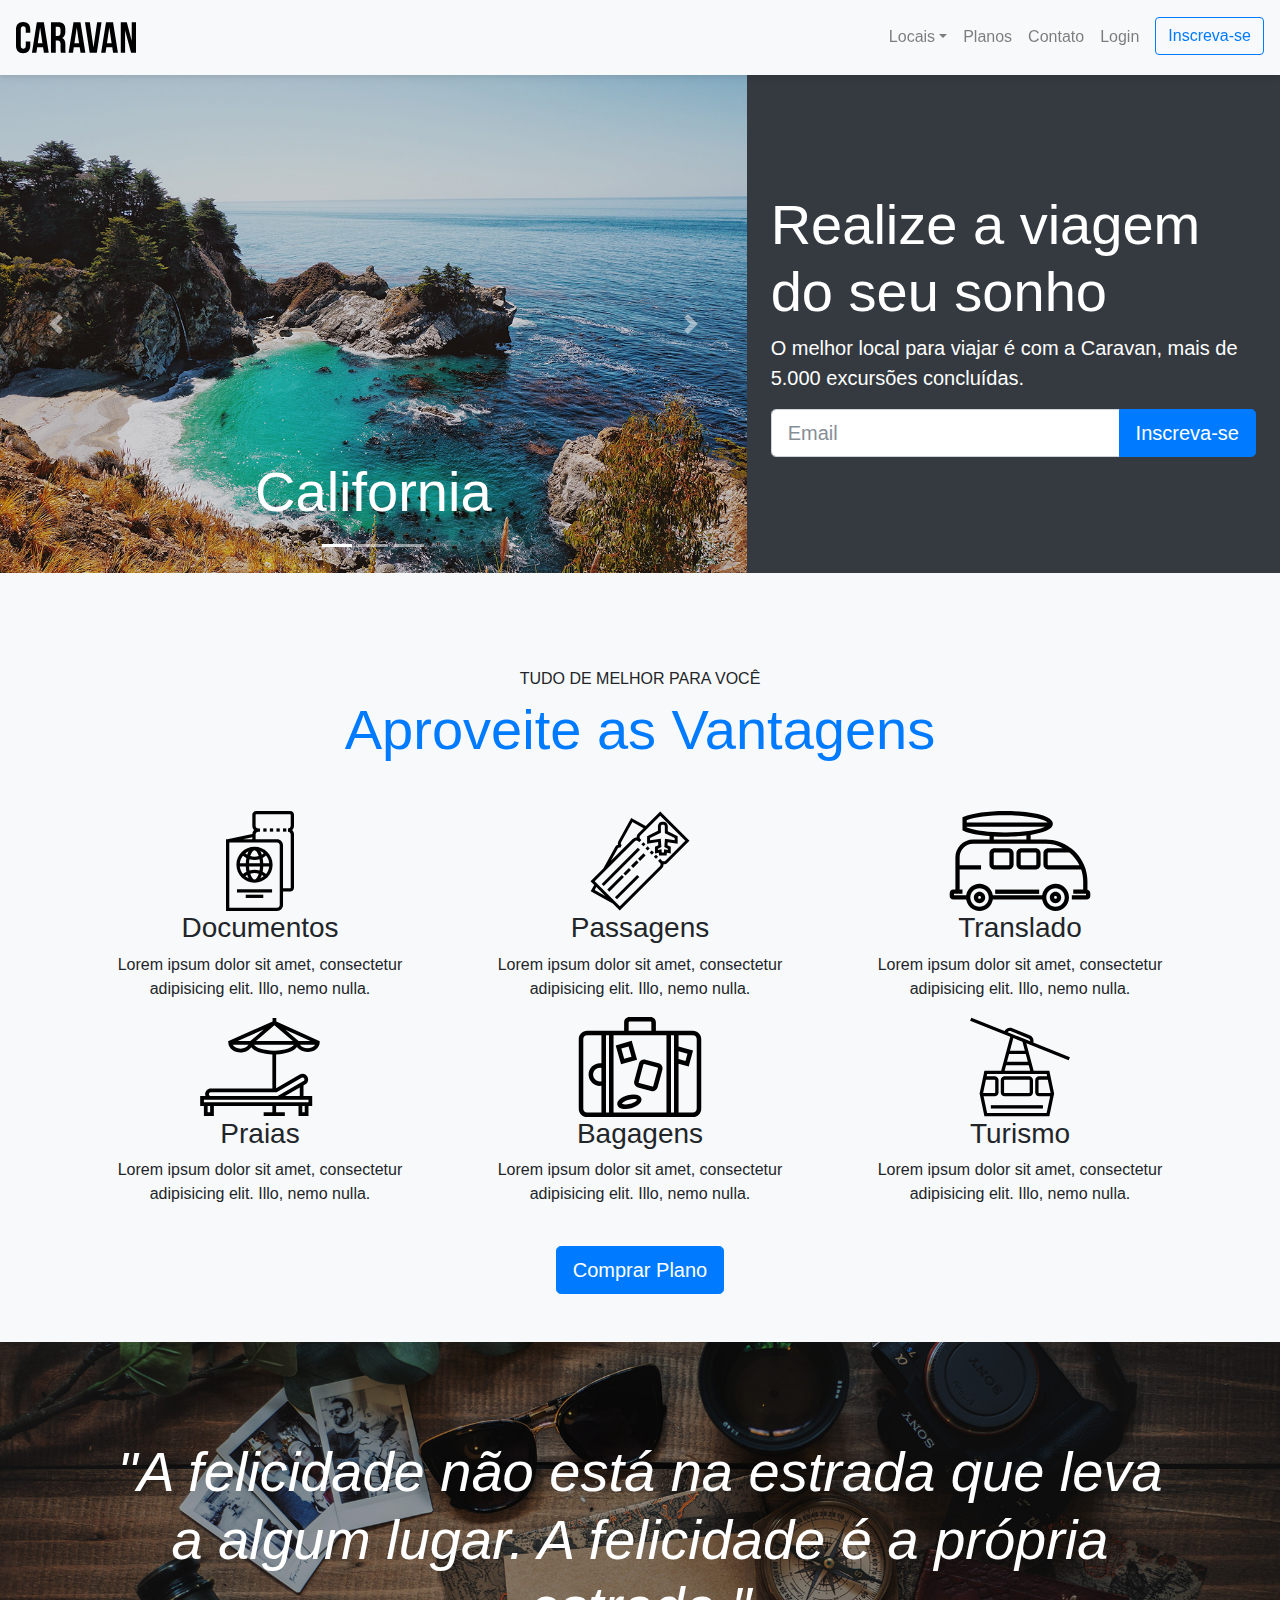
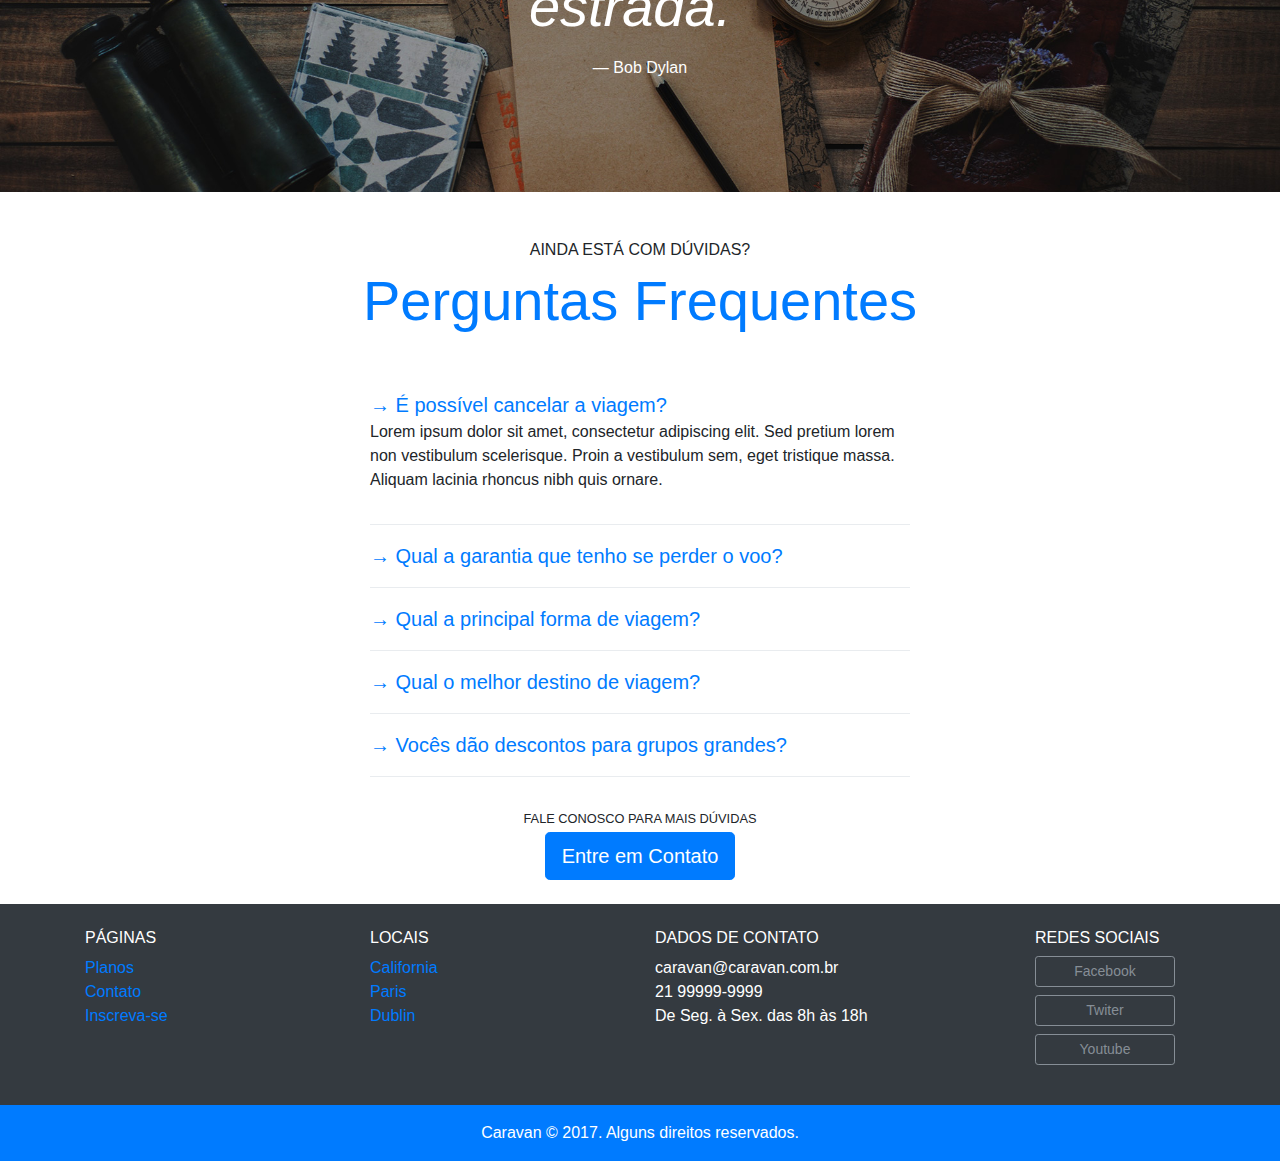
<file: index.html>
<!DOCTYPE html>
<html lang="pt-br">

<head>
  <meta charset="UTF-8">
  <meta name="viewport" content="width=device-width, initial-scale=1.0">

  <link rel="stylesheet" href="css/bootstrap.css">
  <link rel="stylesheet" href="css/style.css">
  <title>Caravan</title>
</head>

<body>

  <div class="modal fade" id="modalLogin" tabindex="-1" role="dialog" aria-labelledby="modalLoginTitulo" aria-hidden="true">
    <div class="modal-dialog">
      <div class="modal-content">
        <div class="modal-header">
          <h5 class="modal-title" id="modalLoginTitulo">Entre na Sua Conta</h5>
          <button type="button" class="close" data-dismiss="modal" aria-label="Close">
            <span aria-hidden="true">&times;</span>
          </button>
        </div>
        <div class="modal-body">
          <form>
            <div class="form-group">
              <label for="loginEmail">Email</label>
              <input type="email" class="form-control" id="loginEmail">
            </div>
            <div class="form-group">
              <label for="loginSenha">Senha</label>
              <input type="password" class="form-control" id="loginSenha">
            </div>
            <button type="submit" class="btn btn-primary">Entrar na conta</button>
            <small class="form-text text-muted">Esqueceu a senha? <a href="#">Clique aqui</a>.</small>
          </form>
        </div>
      </div>
    </div>
  </div>

  <nav class="navbar navbar-expand-md navbar-light bg-light fixed-top py-3 box-shadow">
    <a href="index.html" class="navbar-brand">
      <img src="img/caravan.svg" alt="Caravan">
    </a>

    <button class="navbar-toggler" type="button" data-toggle="collapse" data-target="#navbarSupportedContent" aria-controls="navbarSupportContent" aria-expanded="false" aria-label="toggle navigation">
      <span class="navbar-toggler-icon"></span>
    </button>

    <div class="collapse navbar-collapse" id="navbarSupportedContent">
      <ul class="navbar-nav ml-auto">
        <li class="nav-item dropdown">
          <a class="nav-link dropdown-toggle" href="#" id="navbarDropdown" role="button" data-toggle="dropdown" aria-haspopup="true" aria-expanded="false">Locais</a>
          <div class="dropdown-menu" aria-labelledby="navbarDropdown">
            <a class="dropdown-item" href="local.html">California</a>
            <a class="dropdown-item" href="local.html">Paris</a>
            <a class="dropdown-item" href="local.html">Dublin</a>
          </div>
        </li>
        <li class="nav-item">
          <a class="nav-link" href="planos.html">Planos</a>
        </li>
        <li class="nav-item">
          <a class="nav-link" href="contato.html">Contato</a>
        </li>
        <li class="nav-item">
          <a class="nav-link" href="#" data-toggle="modal" data-target="#modalLogin">Login</a>
        </li>
        <li class="nav-item">
          <a class="btn btn-outline-primary ml-md-2" href="inscricao.html">Inscreva-se</a>
        </li>
      </ul>
    </div>
  </nav>
  <section class="container-fluid">
    <div class="row bg-dark text-white">
      <div class="col-lg-7 p-0">
        <div id="carouselcidades" class="carousel slide" data-ride="carousel">
          <ol class="carousel-indicators">
            <li data-target="#carouselcidades" data-slide-to="0" class="active"></li>
            <li data-target="#carouselcidades" data-slide-to="1"></li>
            <li data-target="#carouselcidades" data-slide-to="2"></li>
          </ol>
          <div class="carousel-inner">
            <div class="carousel-item active">
              <img src="img/california.jpg" class="d-block w-100" alt="California">
              <div class="carousel-caption">
                <h3 class="display-4">California</h3>
              </div>
            </div>
            <div class="carousel-item">
              <img src="img/paris.jpg" class="d-block w-100" alt="Paris">
              <div class="carousel-caption">
                <h3 class="display-4">Paris</h3>
              </div>
            </div>
            <div class="carousel-item">
              <img src="img/dublin.jpg" class="d-block w-100" alt="Dublin">
              <div class="carousel-caption">
                <h3 class="display-4">Dublin</h3>
              </div>
            </div>
          </div>
          <a class="carousel-control-prev" href="#carouselcidades" role="button" data-slide="prev">
            <span class="carousel-control-prev-icon" aria-hidden="true"></span>
            <span class="sr-only">Anterior</span>
          </a>
          <a class="carousel-control-next" href="#carouselcidades" role="button" data-slide="next">
            <span class="carousel-control-next-icon" aria-hidden="true"></span>
            <span class="sr-only">Próximo</span>
          </a>
        </div>
      </div>
      <div class="col-lg-5 p-4 align-self-center">
        <h1 class="display-4">Realize a viagem do seu sonho</h1>
        <p class="lead">O melhor local para viajar é com a Caravan, mais de 5.000 excursões concluídas.</p>
        <form action="">
          <div class="input-group input-group-lg">
            <input type="text" class="form-control" placeholder="Email" aria-label="Email">
            <span class="input-group-btn">
              <button class="btn btn-primary" type="button">Inscreva-se</button>
            </span>
          </div>
        </form>
      </div>
    </div>
  </section>

  <section class="py-5 bg-light text-center">
    <div class="container">
      <div class="my-5">
        <span class="h6 d-block">TUDO DE MELHOR PARA VOCÊ</span>
        <h2 class="display-4 text-primary">Aproveite as Vantagens</h2>
      </div>
      <div class="row">
        <div class="col-xl-4 col-md-6">
          <div style="height: 100px;" class="d-flex justify-content-center">
            <img src="img/icones/passaporte.svg" alt="Passaporte">
          </div>
          <h3>Documentos</h3>
          <p>Lorem ipsum dolor sit amet, consectetur adipisicing elit. Illo, nemo nulla.</p>
        </div>
        <div class="col-xl-4 col-md-6">
          <div style="height: 100px;" class="d-flex justify-content-center">
            <img src="img/icones/passagens.svg" alt="Passagens">
          </div>
          <h3>Passagens</h3>
          <p>Lorem ipsum dolor sit amet, consectetur adipisicing elit. Illo, nemo nulla.</p>
        </div>
        <div class="col-xl-4 col-md-6">
          <div style="height: 100px;" class="d-flex justify-content-center">
            <img src="img/icones/translado.svg" alt="Translado">
          </div>
          <h3>Translado</h3>
          <p>Lorem ipsum dolor sit amet, consectetur adipisicing elit. Illo, nemo nulla.</p>
        </div>
        <div class="col-xl-4 col-md-6">
          <div style="height: 100px;" class="d-flex justify-content-center">
            <img src="img/icones/praias.svg" alt="Praias">
          </div>
          <h3>Praias</h3>
          <p>Lorem ipsum dolor sit amet, consectetur adipisicing elit. Illo, nemo nulla.</p>
        </div>
        <div class="col-xl-4 col-md-6">
          <div style="height: 100px;" class="d-flex justify-content-center">
            <img src="img/icones/bagagens.svg" alt="Bagagens">
          </div>
          <h3>Bagagens</h3>
          <p>Lorem ipsum dolor sit amet, consectetur adipisicing elit. Illo, nemo nulla.</p>
        </div>
        <div class="col-xl-4 col-md-6">
          <div style="height: 100px;" class="d-flex justify-content-center">
            <img src="img/icones/turismo.svg" alt="Turismo">
          </div>
          <h3>Turismo</h3>
          <p>Lorem ipsum dolor sit amet, consectetur adipisicing elit. Illo, nemo nulla.</p>
        </div>
      </div>
      <a href="planos.html" class="btn btn-primary btn-lg mt-4">Comprar Plano</a>
    </div>
  </section>

  <section id="home-quote" class="p-md-5">
    <blockquote class="blockquote text-center text-white p-md-5 p-3">
      <p class="display-4"><em>"A felicidade não está na estrada que leva a algum lugar. A felicidade é a própria estrada."</em></p>
      <footer class="blockquote-footer text-white">Bob Dylan</footer>
    </blockquote>
  </section>

  <section class="container">
    <div class="my-5 text-center">
      <span class="h6 d-block">AINDA ESTÁ COM DÚVIDAS?</span>
      <h2 class="display-4 text-primary">Perguntas Frequentes</h2>
    </div>
    <div class="row justify-content-center">
      <div class="col-md-6" id="perguntasFrequentes" data-children=".pergunta">
        <div class="pergunta py-2">
          <a class="lead" data-toggle="collapse" data-parent="#perguntasFrequentes" href="#pergunta1" aria-expanded="true" aria-controls="pergunta1">→ É possível cancelar a viagem?</a>
          <div id="pergunta1" class="collapse show" role="tabpanel">
            <p>Lorem ipsum dolor sit amet, consectetur adipiscing elit. Sed pretium lorem non vestibulum scelerisque. Proin a vestibulum sem, eget tristique massa. Aliquam lacinia rhoncus nibh quis ornare.</p>
          </div>
        </div>
        <div class="dropdown-divider"></div>
        <div class="pergunta py-2">
          <a class="lead" data-toggle="collapse" data-parent="#perguntasFrequentes" href="#pergunta2" aria-expanded="true" aria-controls="pergunta2">→ Qual a garantia que tenho se perder o voo?</a>
          <div id="pergunta2" class="collapse" role="tabpanel">
            <p>Lorem ipsum dolor sit amet, consectetur adipiscing elit. Sed pretium lorem non vestibulum scelerisque. Proin a vestibulum sem, eget tristique massa. Aliquam lacinia rhoncus nibh quis ornare.</p>
          </div>
        </div>
        <div class="dropdown-divider"></div>
        <div class="pergunta py-2">
          <a class="lead" data-toggle="collapse" data-parent="#perguntasFrequentes" href="#pergunta3" aria-expanded="true" aria-controls="pergunta3">→ Qual a principal forma de viagem?</a>
          <div id="pergunta3" class="collapse" role="tabpanel">
            <p>Lorem ipsum dolor sit amet, consectetur adipiscing elit. Sed pretium lorem non vestibulum scelerisque. Proin a vestibulum sem, eget tristique massa. Aliquam lacinia rhoncus nibh quis ornare.</p>
          </div>
        </div>
        <div class="dropdown-divider"></div>
        <div class="pergunta py-2">
          <a class="lead" data-toggle="collapse" data-parent="#perguntasFrequentes" href="#perguntas4" aria-expanded="true" aria-controls="perguntas4">→ Qual o melhor destino de viagem?</a>
          <div id="perguntas4" class="collapse" role="tabpanel">
            <p>Lorem ipsum dolor sit amet, consectetur adipiscing elit. Sed pretium lorem non vestibulum scelerisque. Proin a vestibulum sem, eget tristique massa. Aliquam lacinia rhoncus nibh quis ornare.</p>
          </div>
        </div>
        <div class="dropdown-divider"></div>
        <div class="pergunta py-2">
          <a class="lead" data-toggle="collapse" data-parent="#perguntasFrequentes" href="#perguntas5" aria-expanded="true" aria-controls="perguntas5">→ Vocês dão descontos para grupos grandes?</a>
          <div id="perguntas5" class="collapse" role="tabpanel">
            <p>Lorem ipsum dolor sit amet, consectetur adipiscing elit. Sed pretium lorem non vestibulum scelerisque. Proin a vestibulum sem, eget tristique massa. Aliquam lacinia rhoncus nibh quis ornare.</p>
          </div>
        </div>
        <div class="dropdown-divider"></div>
      </div>
    </div>
    <div class="text-center my-4">
      <p class="small m-1">FALE CONOSCO PARA MAIS DÚVIDAS</p>
      <a class="btn btn-primary btn-lg" href="contato.html">Entre em Contato</a>
    </div>
  </section>
  <footer class="bg-dark text-white">
    <div class="container py-4">
      <div class="row">
        <div class="col-md-3 col-6">
          <h4 class="h6">PÁGINAS</h4>
          <ul class="list-unstyled">
            <li><a href="planos.html">Planos</a></li>
            <li><a href="contato.html">Contato</a></li>
            <li><a href="inscricao.html">Inscreva-se</a></li>
          </ul>
        </div>
        <div class="col-md-3 col-6">
          <h4 class="h6">LOCAIS</h4>
          <ul class="list-unstyled">
            <li><a href="local.html">California</a></li>
            <li><a href="local.html">Paris</a></li>
            <li><a href="local.html">Dublin</a></li>
          </ul>
        </div>
        <div class="col-md-4">
          <h4 class="h6">DADOS DE CONTATO</h4>
          <ul class="list-unstyled">
            <li>caravan@caravan.com.br</li>
            <li>21 99999-9999</li>
            <li>De Seg. à Sex. das 8h às 18h</li>
          </ul>
        </div>
        <div class="col-md-2">
          <h4 class="h6">REDES SOCIAIS</h4>
          <ul class="list-unstyled">
            <li><a class="btn btn-outline-secondary btn-sm btn-block mb-2" href="#" style="max-width: 140px">Facebook</a></li>
            <li><a class="btn btn-outline-secondary btn-sm btn-block mb-2" href="#" style="max-width: 140px">Twiter</a></li>
            <li><a class="btn btn-outline-secondary btn-sm btn-block mb-2" href="#" style="max-width: 140px">Youtube</a></li>
          </ul>
        </div>
      </div>
    </div>
    <div class="bg-primary text-center py-3">
      <p class="mb-0">Caravan © 2017. Alguns direitos reservados.</p>
    </div>
  </footer>





  <script type="text/javascript" src="js/jquery-3.2.1.slim.min.js"></script>
  <script type="text/javascript" src="js/popper.min.js"></script>
  <script type="text/javascript" src="js/bootstrap.js"></script>
  <script type="text/javascript" src="js/app.js"></script>
</body>

</html>
</file>
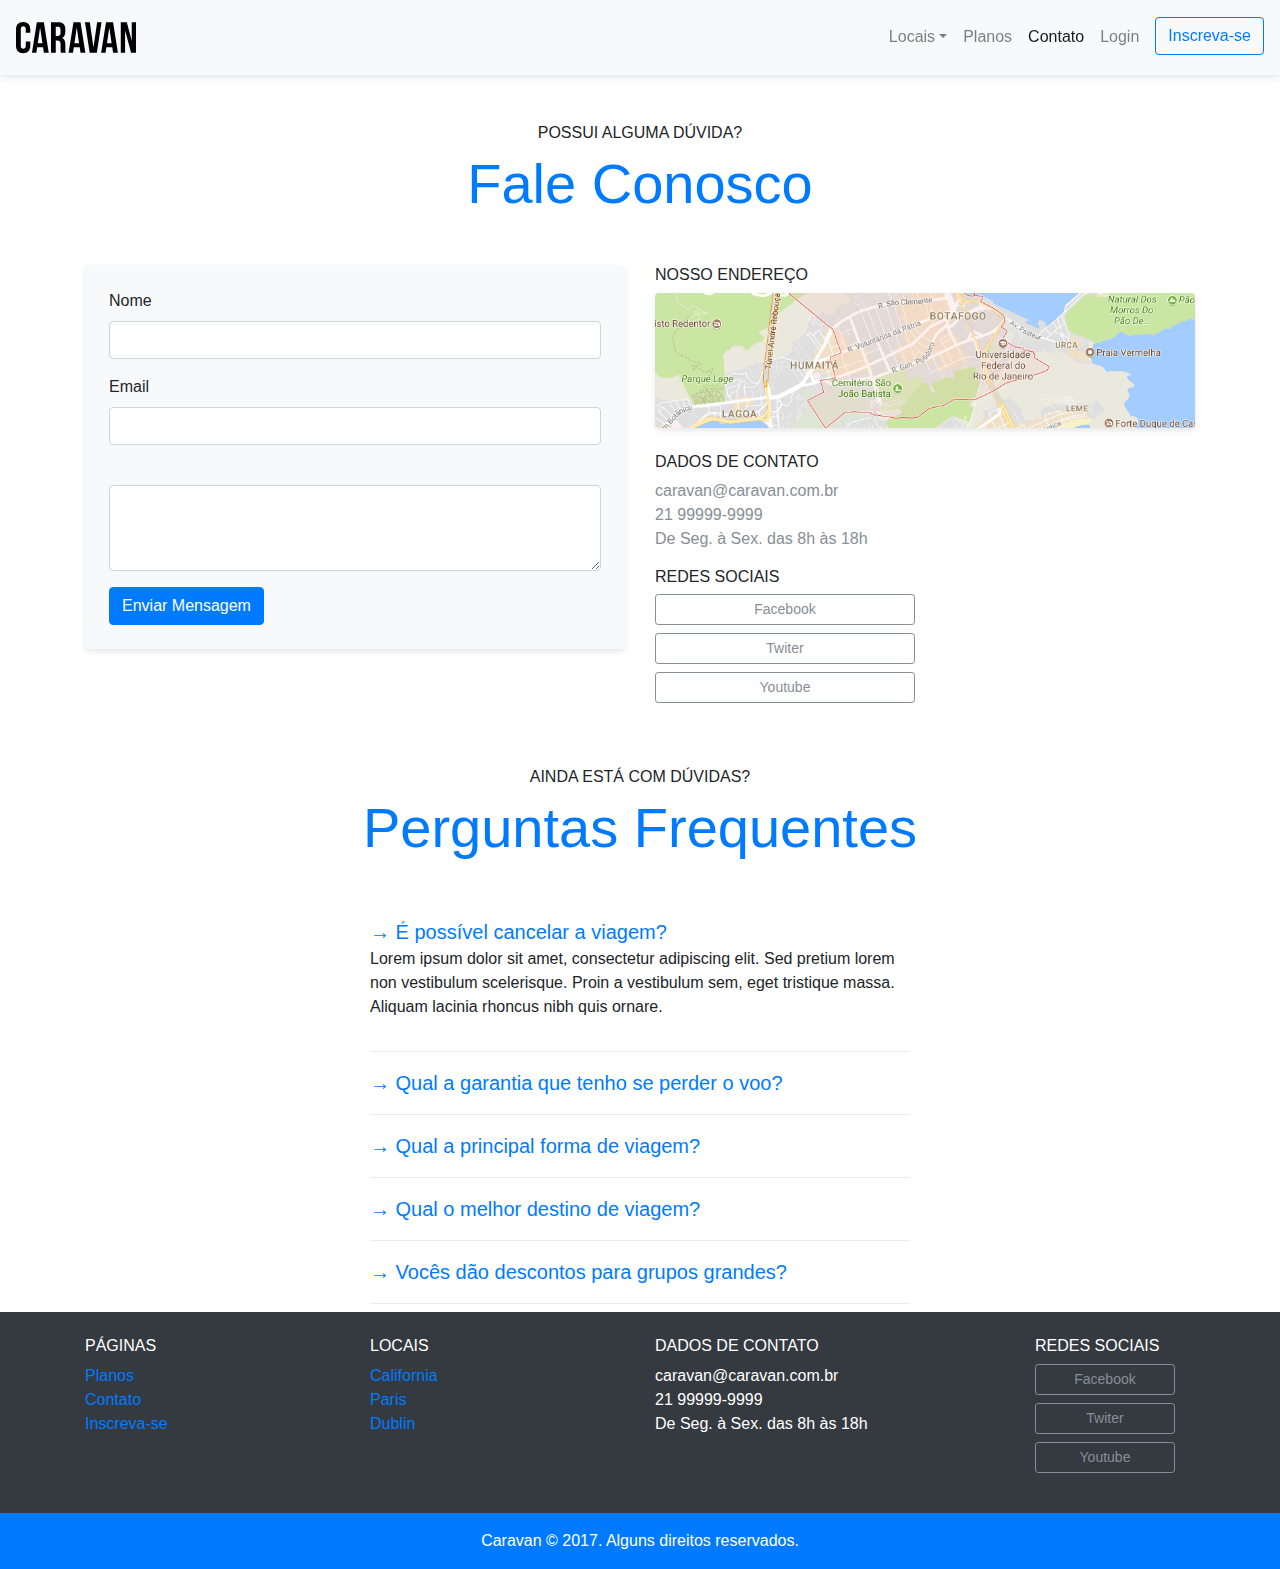
<file: contato.html>
<!DOCTYPE html>
<html lang="pt-br">

<head>
  <meta charset="UTF-8">
  <meta name="viewport" content="width=device-width, initial-scale=1.0">

  <link rel="stylesheet" href="css/bootstrap.css">
  <link rel="stylesheet" href="css/style.css">
  <title>Caravan</title>
</head>

<body>

  <div class="modal fade" id="modalLogin" tabindex="-1" role="dialog" aria-labelledby="modalLoginTitulo" aria-hidden="true">
    <div class="modal-dialog">
      <div class="modal-content">
        <div class="modal-header">
          <h5 class="modal-title" id="modalLoginTitulo">Entre na Sua Conta</h5>
          <button type="button" class="close" data-dismiss="modal" aria-label="Close">
            <span aria-hidden="true">&times;</span>
          </button>
        </div>
        <div class="modal-body">
          <form>
            <div class="form-group">
              <label for="loginEmail">Email</label>
              <input type="email" class="form-control" id="loginEmail">
            </div>
            <div class="form-group">
              <label for="loginSenha">Senha</label>
              <input type="password" class="form-control" id="loginSenha">
            </div>
            <button type="submit" class="btn btn-primary">Entrar na conta</button>
            <small class="form-text text-muted">Esqueceu a senha? <a href="#">Clique aqui</a>.</small>
          </form>
        </div>
      </div>
    </div>
  </div>

  <nav class="navbar navbar-expand-md navbar-light bg-light fixed-top py-3 box-shadow">
    <a href="index.html" class="navbar-brand">
      <img src="img/caravan.svg" alt="Caravan">
    </a>

    <button class="navbar-toggler" type="button" data-toggle="collapse" data-target="#navbarSupportedContent" aria-controls="navbarSupportContent" aria-expanded="false" aria-label="toggle navigation">
      <span class="navbar-toggler-icon"></span>
    </button>

    <div class="collapse navbar-collapse" id="navbarSupportedContent">
      <ul class="navbar-nav ml-auto">
        <li class="nav-item dropdown">
          <a class="nav-link dropdown-toggle" href="#" id="navbarDropdown" role="button" data-toggle="dropdown" aria-haspopup="true" aria-expanded="false">Locais</a>
          <div class="dropdown-menu" aria-labelledby="navbarDropdown">
            <a class="dropdown-item" href="local.html">California</a>
            <a class="dropdown-item" href="local.html">Paris</a>
            <a class="dropdown-item" href="local.html">Dublin</a>
          </div>
        </li>
        <li class="nav-item">
          <a class="nav-link" href="planos.html">Planos</a>
        </li>
        <li class="nav-item">
          <a class="nav-link active" href="contato.html">Contato</a>
        </li>
        <li class="nav-item">
          <a class="nav-link" href="#" data-toggle="modal" data-target="#modalLogin">Login</a>
        </li>
        <li class="nav-item">
          <a class="btn btn-outline-primary ml-md-2" href="inscricao.html">Inscreva-se</a>
        </li>
      </ul>
    </div>
  </nav>
  <section class="container">
    <div class="my-5 text-center">
      <span class="h6 d-block">POSSUI ALGUMA DÚVIDA?</span>
      <h2 class="display-4 text-primary">Fale Conosco</h2>
    </div>
    <div class="row">
      <div class="col-lg mb-5">
        <form class="bg-light rounded p-4 box-shadow" action="">
          <div class="form-group">
            <label for="clienteNome">Nome</label>
            <input type="email" class="form-control" id="clienteNome">
          </div>
          <div class="form-group">
            <label for="clienteEmail">Email</label>
            <input type="text" class="form-control" id="clienteEmail">
          </div>
          <div class="form-group">
            <label for="clienteMensagem"></label>
            <textarea id="clienteMensagem" class="form-control" rows="3"></textarea>
          </div>
          <button type="submit" class="btn btn-primary">Enviar Mensagem</button>
        </form>
      </div>
      <div class="col-lg">
        <h2 class="h6">NOSSO ENDEREÇO</h2>
        <a href="#"></a><img class="img-fluid box-shadow rounded mb-4" src="img/mapa.png" alt="Mapa"></a>
        <h2 class="h6">DADOS DE CONTATO</h2>
        <ul class="list-unstyled text-secondary">
          <li>caravan@caravan.com.br</li>
          <li>21 99999-9999</li>
          <li>De Seg. à Sex. das 8h às 18h</li>
        </ul>
        <h2 class="h6">REDES SOCIAIS</h2>
        <ul class="list-unstyled" style="max-width: 260px;">
          <li><a class="btn btn-outline-secondary btn-sm btn-block mb-2" href="#">Facebook</a></li>
          <li><a class="btn btn-outline-secondary btn-sm btn-block mb-2" href="#">Twiter</a></li>
          <li><a class="btn btn-outline-secondary btn-sm btn-block mb-2" href="#">Youtube</a></li>
        </ul>
      </div>
    </div>

  </section>




  <section class="container">
    <div class="my-5 text-center">
      <span class="h6 d-block">AINDA ESTÁ COM DÚVIDAS?</span>
      <h2 class="display-4 text-primary">Perguntas Frequentes</h2>
    </div>
    <div class="row justify-content-center">
      <div class="col-md-6" id="perguntasFrequentes" data-children=".pergunta">
        <div class="pergunta py-2">
          <a class="lead" data-toggle="collapse" data-parent="#perguntasFrequentes" href="#pergunta1" aria-expanded="true" aria-controls="pergunta1">→ É possível cancelar a viagem?</a>
          <div id="pergunta1" class="collapse show" role="tabpanel">
            <p>Lorem ipsum dolor sit amet, consectetur adipiscing elit. Sed pretium lorem non vestibulum scelerisque. Proin a vestibulum sem, eget tristique massa. Aliquam lacinia rhoncus nibh quis ornare.</p>
          </div>
        </div>
        <div class="dropdown-divider"></div>
        <div class="pergunta py-2">
          <a class="lead" data-toggle="collapse" data-parent="#perguntasFrequentes" href="#pergunta2" aria-expanded="true" aria-controls="pergunta2">→ Qual a garantia que tenho se perder o voo?</a>
          <div id="pergunta2" class="collapse" role="tabpanel">
            <p>Lorem ipsum dolor sit amet, consectetur adipiscing elit. Sed pretium lorem non vestibulum scelerisque. Proin a vestibulum sem, eget tristique massa. Aliquam lacinia rhoncus nibh quis ornare.</p>
          </div>
        </div>
        <div class="dropdown-divider"></div>
        <div class="pergunta py-2">
          <a class="lead" data-toggle="collapse" data-parent="#perguntasFrequentes" href="#pergunta3" aria-expanded="true" aria-controls="pergunta3">→ Qual a principal forma de viagem?</a>
          <div id="pergunta3" class="collapse" role="tabpanel">
            <p>Lorem ipsum dolor sit amet, consectetur adipiscing elit. Sed pretium lorem non vestibulum scelerisque. Proin a vestibulum sem, eget tristique massa. Aliquam lacinia rhoncus nibh quis ornare.</p>
          </div>
        </div>
        <div class="dropdown-divider"></div>
        <div class="pergunta py-2">
          <a class="lead" data-toggle="collapse" data-parent="#perguntasFrequentes" href="#perguntas4" aria-expanded="true" aria-controls="perguntas4">→ Qual o melhor destino de viagem?</a>
          <div id="perguntas4" class="collapse" role="tabpanel">
            <p>Lorem ipsum dolor sit amet, consectetur adipiscing elit. Sed pretium lorem non vestibulum scelerisque. Proin a vestibulum sem, eget tristique massa. Aliquam lacinia rhoncus nibh quis ornare.</p>
          </div>
        </div>
        <div class="dropdown-divider"></div>
        <div class="pergunta py-2">
          <a class="lead" data-toggle="collapse" data-parent="#perguntasFrequentes" href="#perguntas5" aria-expanded="true" aria-controls="perguntas5">→ Vocês dão descontos para grupos grandes?</a>
          <div id="perguntas5" class="collapse" role="tabpanel">
            <p>Lorem ipsum dolor sit amet, consectetur adipiscing elit. Sed pretium lorem non vestibulum scelerisque. Proin a vestibulum sem, eget tristique massa. Aliquam lacinia rhoncus nibh quis ornare.</p>
          </div>
        </div>
        <div class="dropdown-divider"></div>
      </div>
    </div>

  </section>
  <footer class="bg-dark text-white">
    <div class="container py-4">
      <div class="row">
        <div class="col-md-3 col-6">
          <h4 class="h6">PÁGINAS</h4>
          <ul class="list-unstyled">
            <li><a href="planos.html">Planos</a></li>
            <li><a href="contato.html">Contato</a></li>
            <li><a href="inscricao.html">Inscreva-se</a></li>
          </ul>
        </div>
        <div class="col-md-3 col-6">
          <h4 class="h6">LOCAIS</h4>
          <ul class="list-unstyled">
            <li><a href="local.html">California</a></li>
            <li><a href="local.html">Paris</a></li>
            <li><a href="local.html">Dublin</a></li>
          </ul>
        </div>
        <div class="col-md-4">
          <h4 class="h6">DADOS DE CONTATO</h4>
          <ul class="list-unstyled">
            <li>caravan@caravan.com.br</li>
            <li>21 99999-9999</li>
            <li>De Seg. à Sex. das 8h às 18h</li>
          </ul>
        </div>
        <div class="col-md-2">
          <h4 class="h6">REDES SOCIAIS</h4>
          <ul class="list-unstyled">
            <li><a class="btn btn-outline-secondary btn-sm btn-block mb-2" href="#" style="max-width: 140px">Facebook</a></li>
            <li><a class="btn btn-outline-secondary btn-sm btn-block mb-2" href="#" style="max-width: 140px">Twiter</a></li>
            <li><a class="btn btn-outline-secondary btn-sm btn-block mb-2" href="#" style="max-width: 140px">Youtube</a></li>
          </ul>
        </div>
      </div>
    </div>
    <div class="bg-primary text-center py-3">
      <p class="mb-0">Caravan © 2017. Alguns direitos reservados.</p>
    </div>
  </footer>





  <script type="text/javascript" src="js/jquery-3.2.1.slim.min.js"></script>
  <script type="text/javascript" src="js/popper.min.js"></script>
  <script type="text/javascript" src="js/bootstrap.js"></script>
  <script type="text/javascript" src="js/app.js"></script>
</body>

</html>
</file>
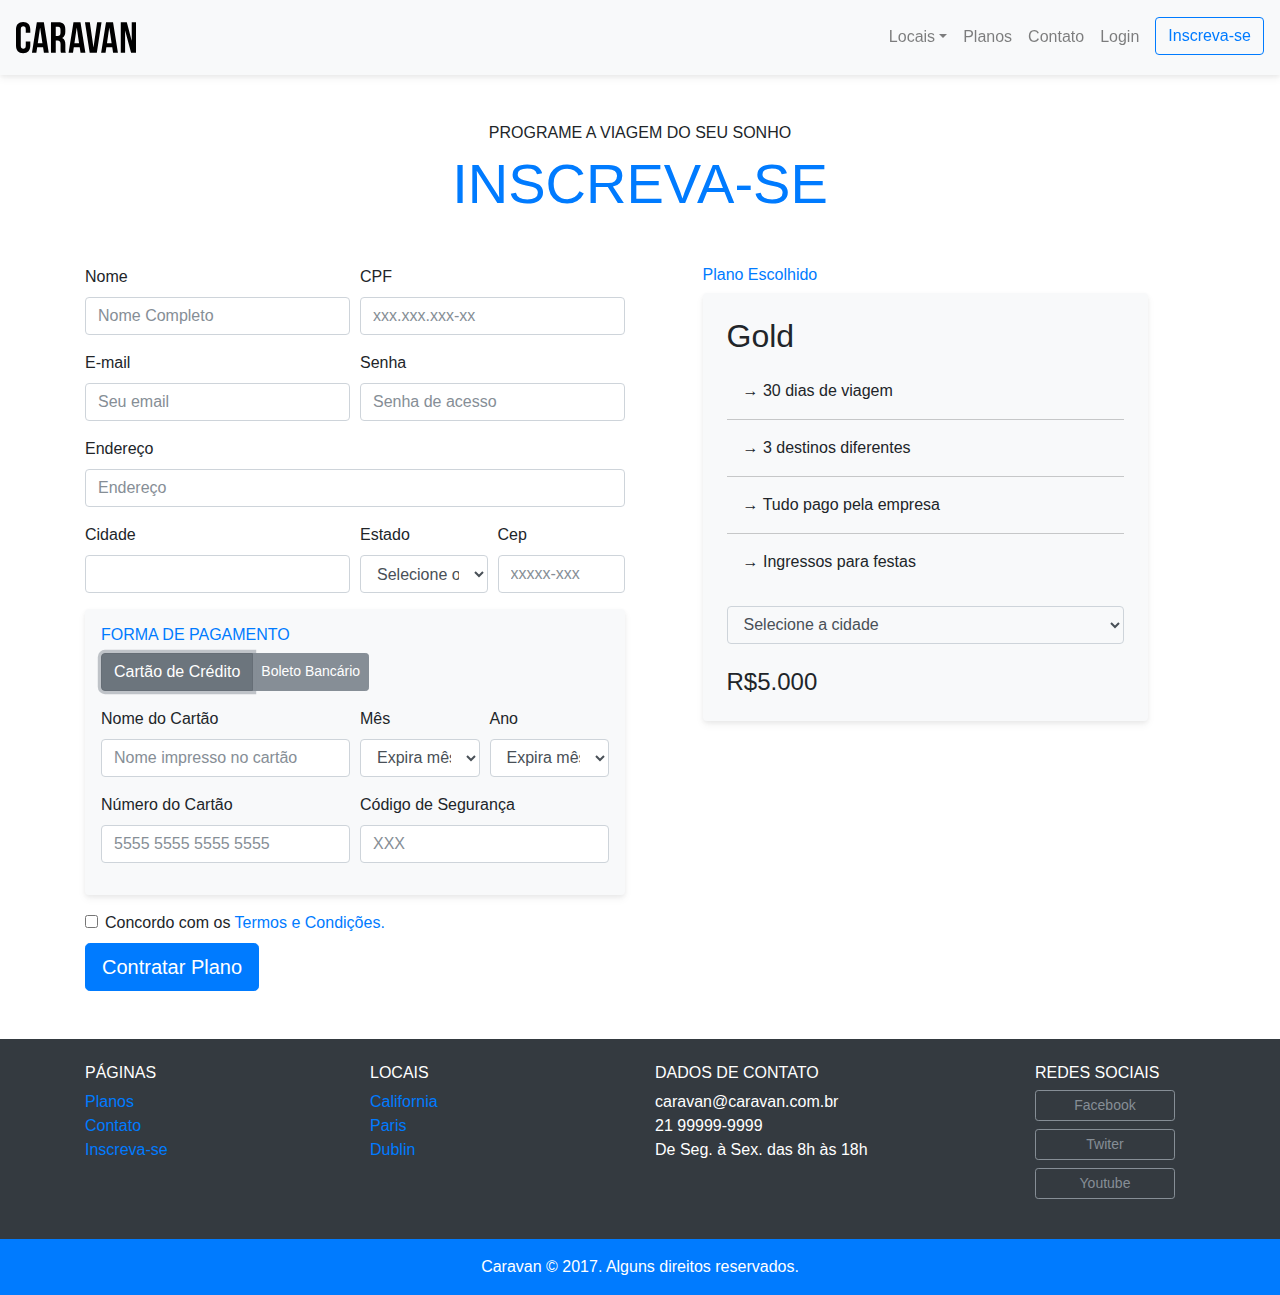
<file: inscricao.html>
<!DOCTYPE html>
<html lang="pt-br">

<head>
  <meta charset="UTF-8">
  <meta name="viewport" content="width=device-width, initial-scale=1.0">

  <link rel="stylesheet" href="css/bootstrap.css">
  <link rel="stylesheet" href="css/style.css">
  <title>Caravan</title>
</head>

<body>

  <div class="modal fade" id="modalLogin" tabindex="-1" role="dialog" aria-labelledby="modalLoginTitulo" aria-hidden="true">
    <div class="modal-dialog">
      <div class="modal-content">
        <div class="modal-header">
          <h5 class="modal-title" id="modalLoginTitulo">Entre na Sua Conta</h5>
          <button type="button" class="close" data-dismiss="modal" aria-label="Close">
            <span aria-hidden="true">&times;</span>
          </button>
        </div>
        <div class="modal-body">
          <form>
            <div class="form-group">
              <label for="loginEmail">Email</label>
              <input type="email" class="form-control" id="loginEmail">
            </div>
            <div class="form-group">
              <label for="loginSenha">Senha</label>
              <input type="password" class="form-control" id="loginSenha">
            </div>
            <button type="submit" class="btn btn-primary">Entrar na conta</button>
            <small class="form-text text-muted">Esqueceu a senha? <a href="#">Clique aqui</a>.</small>
          </form>
        </div>
      </div>
    </div>
  </div>

  <nav class="navbar navbar-expand-md navbar-light bg-light fixed-top py-3 box-shadow">
    <a href="index.html" class="navbar-brand">
      <img src="img/caravan.svg" alt="Caravan">
    </a>

    <button class="navbar-toggler" type="button" data-toggle="collapse" data-target="#navbarSupportedContent" aria-controls="navbarSupportContent" aria-expanded="false" aria-label="toggle navigation">
      <span class="navbar-toggler-icon"></span>
    </button>

    <div class="collapse navbar-collapse" id="navbarSupportedContent">
      <ul class="navbar-nav ml-auto">
        <li class="nav-item dropdown">
          <a class="nav-link dropdown-toggle" href="#" id="navbarDropdown" role="button" data-toggle="dropdown" aria-haspopup="true" aria-expanded="false">Locais</a>
          <div class="dropdown-menu" aria-labelledby="navbarDropdown">
            <a class="dropdown-item" href="local.html">California</a>
            <a class="dropdown-item" href="local.html">Paris</a>
            <a class="dropdown-item" href="local.html">Dublin</a>
          </div>
        </li>
        <li class="nav-item">
          <a class="nav-link" href="planos.html">Planos</a>
        </li>
        <li class="nav-item">
          <a class="nav-link" href="contato.html">Contato</a>
        </li>
        <li class="nav-item">
          <a class="nav-link" href="#" data-toggle="modal" data-target="#modalLogin">Login</a>
        </li>
        <li class="nav-item">
          <a class="btn btn-outline-primary ml-md-2" href="inscricao.html">Inscreva-se</a>
        </li>
      </ul>
    </div>
  </nav>

  <section class="container">
    <div class="my-5 text-center">
      <span class="h6 d-block">PROGRAME A VIAGEM DO SEU SONHO</span>
      <h1 class="display-4 text-primary">INSCREVA-SE</h1>
    </div>
    <div class="row">
      <form class="col-lg-6" action="">
        <div class="form-row">
          <div class="form-group col-md-6">
            <label for="inputNome">Nome</label>
            <input type="text" class="form-control" id="inputNome" placeholder="Nome Completo">
          </div>
          <div class="form-group col-md-6">
            <label for="inputCPF">CPF</label>
            <input type="text" class="form-control" id="inputCPF" placeholder="xxx.xxx.xxx-xx">
          </div>
          <div class="form-group col-md-6">
            <label for="inputEmail">E-mail</label>
            <input type="text" class="form-control" id="inputEmail" placeholder="Seu email">
          </div>
          <div class="form-group col-md-6">
            <label for="inputSenha">Senha</label>
            <input type="password" class="form-control" id="inputSenha" placeholder="Senha de acesso">
          </div>
          <div class="form-group col-12">
            <label for="inputEndereco">Endereço</label>
            <input type="text" class="form-control" id="inputEndereco" placeholder="Endereço">
          </div>
          <div class="form-group col-md-6">
            <label for="inputCidade">Cidade</label>
            <input type="text" class="form-control" id="inputCidade">
          </div>
          <div class="form-group col-md-3 col-6">
            <label for="inputEstado">Estado</label>
            <select id="inputEstado" class="form-control">
              <option>Selecione o Estado</option>
              <option>São Paulo</option>
              <option>Rio de Janeiro</option>
              <option>Paraná</option>
              <option>Ceará</option>
              <option>Acre</option>
            </select>
          </div>
          <div class="form-group col-md-3 col-6">
            <label for="inputCep">Cep</label>
            <input type="text" class="form-control" id="inputCep" placeholder="xxxxx-xxx">
          </div>
        </div>
        <div class="bg-light rounded box-shadow p-3 form-group">
          <h2 class="h6 text-primary">FORMA DE PAGAMENTO</h2>
          <nav class="nav btn-group mb-3" id="formaPagamento" role="tablist">
            <button type="button" class="btn btn-secondary active" id="nav-cartao-tab" data-toggle="tab" href="#nav-cartao" role="tab" aria-controls="nav-cartao" aria-selected="true">Cartão de Crédito</button>
            <button type="button" class="btn btn-secondary btn-sm" id="nav-boleto-tab" data-toggle="tab" href="#nav-boleto" role="tab" aria-controls="nav-boleto" aria-selected="false">Boleto Bancário</button>
          </nav>
          <div class="tab-content" id="formPagamentoConteudo">
            <div class="tab-pane fade show active" id="nav-cartao" role="tabpanel" aria-labelledby="nav-cartao-tab">
              <div class="form-row">
                <div class="form-group col-md-6">
                  <label for="inputNomeCartao">Nome do Cartão</label>
                  <input type="text" class="form-control" id="inputNomeCartao" placeholder="Nome impresso no cartão">
                </div>
                <div class="form-group col-md-3 col-6">
                  <label for="inputMes">Mês</label>
                  <select id="inputMes" class="form-control">
                    <option>Expira mês</option>
                    <option>1</option>
                    <option>2</option>
                    <option>3</option>
                    <option>4</option>
                    <option>5</option>
                  </select>
                </div>
                <div class="form-group col-md-3 col-6">
                  <label for="inputAno">Ano</label>
                  <select id="inputAno" class="form-control">
                    <option>Expira mês</option>
                    <option>2017</option>
                    <option>2018</option>
                    <option>2019</option>
                    <option>2020</option>
                  </select>
                </div>
                <div class="form-group col-md-6">
                  <label for="inputNumeroCartao">Número do Cartão</label>
                  <input type="text" class="form-control" id="inputNumeroCartao" placeholder="5555 5555 5555 5555">
                </div>
                <div class="form-group col-md-6">
                  <label for="inputCodigoCartao">Código de Segurança</label>
                  <input type="text" class="form-control" id="inputCodigoCartao" placeholder="XXX">
                </div>
              </div>
            </div>
            <div class="tab-pane fade" id="nav-boleto" role="tabpanel" aria-labelledby="nav-boleto-tab">
              <p class="lead">Clique em contratar plano que enviaremos um boleto para o seu e-mail.</p>
            </div>
          </div>
        </div>

        <div class="form-check">
          <label class="form-check-label">
            <input type="checkbox" class="form-check-input">
            Concordo com os <a href="#">Termos e Condições.</a>
          </label>

        </div>
        <button type="submit" class="btn btn-primary btn-lg mb-5">Contratar Plano</button>
      </form>
      <div class="col-lg-5 mx-auto order-first order-lg-1 mb-5">
        <h2 class="h6 text-primary">Plano Escolhido</h2>
        <div class="bg-light rounded p-4 box-shadow">
          <h2>Gold</h2>
          <ul class=" lista-plano list-unstyled">
            <li>→ 30 dias de viagem</li>
            <li>→ 3 destinos diferentes</li>
            <li>→ Tudo pago pela empresa</li>
            <li>→ Ingressos para festas</li>
          </ul>
          <form>
            <div class="form-group">
              <select class="form-control bg-light" id="inputCidades">
                <option>Selecione a cidade</option>
                <option>California</option>
                <option>Paris</option>
                <option>Dublin</option>
              </select>
            </div>
          </form>
          <div class="row mt-4">
            <div class="col">
              <span class="h4">R$5.000</span>
            </div>
          </div>
        </div>
      </div>
    </div>
  </section>

  <footer class="bg-dark text-white">
    <div class="container py-4">
      <div class="row">
        <div class="col-md-3 col-6">
          <h4 class="h6">PÁGINAS</h4>
          <ul class="list-unstyled">
            <li><a href="planos.html">Planos</a></li>
            <li><a href="contato.html">Contato</a></li>
            <li><a href="inscricao.html">Inscreva-se</a></li>
          </ul>
        </div>
        <div class="col-md-3 col-6">
          <h4 class="h6">LOCAIS</h4>
          <ul class="list-unstyled">
            <li><a href="local.html">California</a></li>
            <li><a href="local.html">Paris</a></li>
            <li><a href="local.html">Dublin</a></li>
          </ul>
        </div>
        <div class="col-md-4">
          <h4 class="h6">DADOS DE CONTATO</h4>
          <ul class="list-unstyled">
            <li>caravan@caravan.com.br</li>
            <li>21 99999-9999</li>
            <li>De Seg. à Sex. das 8h às 18h</li>
          </ul>
        </div>
        <div class="col-md-2">
          <h4 class="h6">REDES SOCIAIS</h4>
          <ul class="list-unstyled">
            <li><a class="btn btn-outline-secondary btn-sm btn-block mb-2" href="#" style="max-width: 140px">Facebook</a></li>
            <li><a class="btn btn-outline-secondary btn-sm btn-block mb-2" href="#" style="max-width: 140px">Twiter</a></li>
            <li><a class="btn btn-outline-secondary btn-sm btn-block mb-2" href="#" style="max-width: 140px">Youtube</a></li>
          </ul>
        </div>
      </div>
    </div>
    <div class="bg-primary text-center py-3">
      <p class="mb-0">Caravan © 2017. Alguns direitos reservados.</p>
    </div>
  </footer>





  <script type="text/javascript" src="js/jquery-3.2.1.slim.min.js"></script>
  <script type="text/javascript" src="js/popper.min.js"></script>
  <script type="text/javascript" src="js/bootstrap.js"></script>
  <script type="text/javascript" src="js/app.js"></script>
</body>

</html>
</file>
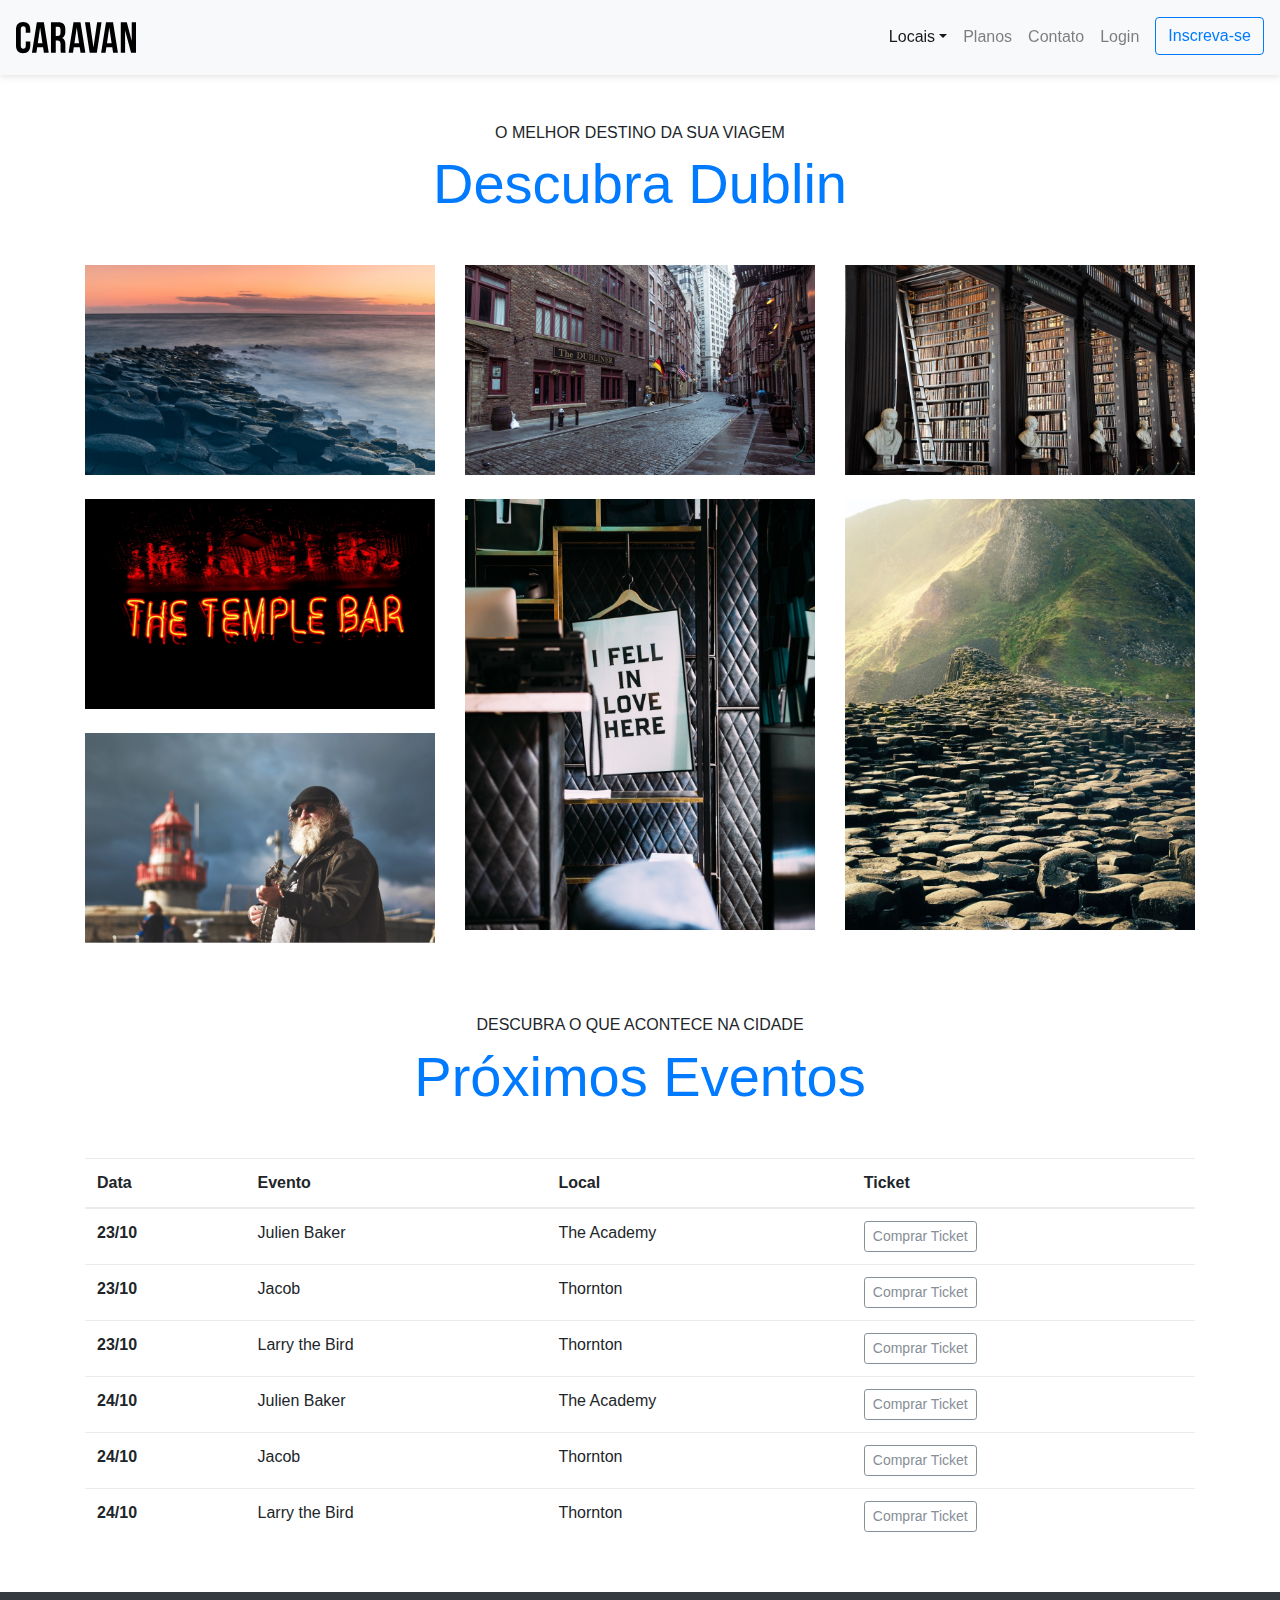
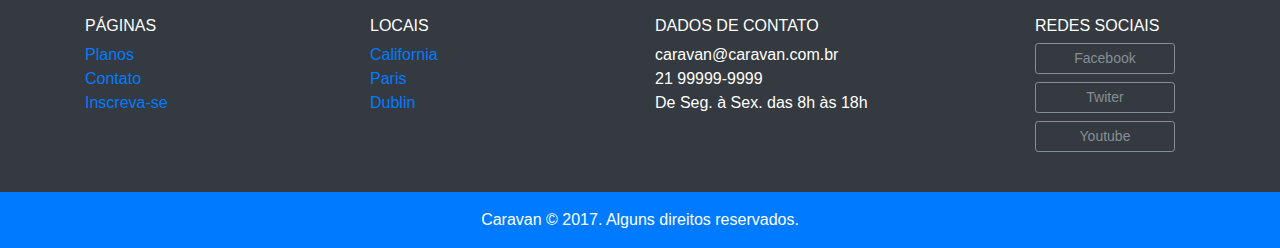
<file: local.html>
<!DOCTYPE html>
<html lang="pt-br">

<head>
  <meta charset="UTF-8">
  <meta name="viewport" content="width=device-width, initial-scale=1.0">

  <link rel="stylesheet" href="css/bootstrap.css">
  <link rel="stylesheet" href="css/style.css">
  <title>Caravan</title>
</head>

<body>

  <div class="modal fade" id="modalLogin" tabindex="-1" role="dialog" aria-labelledby="modalLoginTitulo" aria-hidden="true">
    <div class="modal-dialog">
      <div class="modal-content">
        <div class="modal-header">
          <h5 class="modal-title" id="modalLoginTitulo">Entre na Sua Conta</h5>
          <button type="button" class="close" data-dismiss="modal" aria-label="Close">
            <span aria-hidden="true">&times;</span>
          </button>
        </div>
        <div class="modal-body">
          <form>
            <div class="form-group">
              <label for="loginEmail">Email</label>
              <input type="email" class="form-control" id="loginEmail">
            </div>
            <div class="form-group">
              <label for="loginSenha">Senha</label>
              <input type="password" class="form-control" id="loginSenha">
            </div>
            <button type="submit" class="btn btn-primary">Entrar na conta</button>
            <small class="form-text text-muted">Esqueceu a senha? <a href="#">Clique aqui</a>.</small>
          </form>
        </div>
      </div>
    </div>
  </div>

  <nav class="navbar navbar-expand-md navbar-light bg-light fixed-top py-3 box-shadow">
    <a href="index.html" class="navbar-brand">
      <img src="img/caravan.svg" alt="Caravan">
    </a>

    <button class="navbar-toggler" type="button" data-toggle="collapse" data-target="#navbarSupportedContent" aria-controls="navbarSupportContent" aria-expanded="false" aria-label="toggle navigation">
      <span class="navbar-toggler-icon"></span>
    </button>

    <div class="collapse navbar-collapse" id="navbarSupportedContent">
      <ul class="navbar-nav ml-auto">
        <li class="nav-item dropdown">
          <a class="nav-link dropdown-toggle active" href="#" id="navbarDropdown" role="button" data-toggle="dropdown" aria-haspopup="true" aria-expanded="false">Locais</a>
          <div class="dropdown-menu" aria-labelledby="navbarDropdown">
            <a class="dropdown-item" href="local.html">California</a>
            <a class="dropdown-item" href="local.html">Paris</a>
            <a class="dropdown-item" href="local.html">Dublin</a>
          </div>
        </li>
        <li class="nav-item">
          <a class="nav-link" href="planos.html">Planos</a>
        </li>
        <li class="nav-item">
          <a class="nav-link" href="contato.html">Contato</a>
        </li>
        <li class="nav-item">
          <a class="nav-link" href="#" data-toggle="modal" data-target="#modalLogin">Login</a>
        </li>
        <li class="nav-item">
          <a class="btn btn-outline-primary ml-md-2" href="inscricao.html">Inscreva-se</a>
        </li>
      </ul>
    </div>
  </nav>


  <section class="container">
    <div class="text-center my-5">
      <span class="h6 d-block">O MELHOR DESTINO DA SUA VIAGEM</span>
      <h2 class="display-4 text-primary">Descubra Dublin</h2>
    </div>
    <div class="row">
      <div class="col-md">
        <img class="img-fluid mb-4" src="img/local/foto-1.jpg" alt="Foto 1">
        <img class="img-fluid mb-4" src="img/local/foto-2.jpg" alt="Foto 2">
        <img class="img-fluid mb-4" src="img/local/foto-3.jpg" alt="Foto 3">
      </div>
      <div class="col-md">
        <img class="img-fluid mb-4" src="img/local/foto-4.jpg" alt="Foto 4">
        <img class="img-fluid mb-4" src="img/local/foto-5.jpg" alt="Foto 5">
      </div>
      <div class="col-md">
        <img class="img-fluid mb-4" src="img/local/foto-6.jpg" alt="Foto 6">
        <img class="img-fluid mb-4" src="img/local/foto-7.jpg" alt="Foto 7">
      </div>
    </div>
  </section>

  <section class="container">
    <div class="text-center my-5">
      <span class="h6 d-block">DESCUBRA O QUE ACONTECE NA CIDADE</span>
      <h2 class="display-4 text-primary">Próximos Eventos</h2>
    </div>
    <table class="table table-hover table-responsive-md">
      <thead>
        <tr>
          <th scope="col">Data</th>
          <th scope="col">Evento</th>
          <th scope="col">Local</th>
          <th scope="col">Ticket</th>
        </tr>
      </thead>
      <tbody>
        <tr>
          <th scope="row">23/10</th>
          <td>Julien Baker</td>
          <td>The Academy</td>
          <td><a href="#" class="btn btn-outline-secondary btn-sm">Comprar Ticket</a></td>
        </tr>
        <tr>
          <th scope="row">23/10</th>
          <td>Jacob</td>
          <td>Thornton</td>
          <td><a href="#" class="btn btn-outline-secondary btn-sm">Comprar Ticket</a></td>
        </tr>
        <tr>
          <th scope="row">23/10</th>
          <td>Larry the Bird</td>
          <td>Thornton</td>
          <td><a href="#" class="btn btn-outline-secondary btn-sm">Comprar Ticket</a></td>
        </tr>
        <tr>
          <th scope="row">24/10</th>
          <td>Julien Baker</td>
          <td>The Academy</td>
          <td><a href="#" class="btn btn-outline-secondary btn-sm">Comprar Ticket</a></td>
        </tr>
        <tr>
          <th scope="row">24/10</th>
          <td>Jacob</td>
          <td>Thornton</td>
          <td><a href="#" class="btn btn-outline-secondary btn-sm">Comprar Ticket</a></td>
        </tr>
        <tr>
          <th scope="row">24/10</th>
          <td>Larry the Bird</td>
          <td>Thornton</td>
          <td><a href="#" class="btn btn-outline-secondary btn-sm">Comprar Ticket</a></td>
        </tr>
      </tbody>
    </table>
  </section>


  <footer class="bg-dark text-white mt-5">
    <div class="container py-4">
      <div class="row">
        <div class="col-md-3 col-6">
          <h4 class="h6">PÁGINAS</h4>
          <ul class="list-unstyled">
            <li><a href="planos.html">Planos</a></li>
            <li><a href="contato.html">Contato</a></li>
            <li><a href="inscricao.html">Inscreva-se</a></li>
          </ul>
        </div>
        <div class="col-md-3 col-6">
          <h4 class="h6">LOCAIS</h4>
          <ul class="list-unstyled">
            <li><a href="local.html">California</a></li>
            <li><a href="local.html">Paris</a></li>
            <li><a href="local.html">Dublin</a></li>
          </ul>
        </div>
        <div class="col-md-4">
          <h4 class="h6">DADOS DE CONTATO</h4>
          <ul class="list-unstyled">
            <li>caravan@caravan.com.br</li>
            <li>21 99999-9999</li>
            <li>De Seg. à Sex. das 8h às 18h</li>
          </ul>
        </div>
        <div class="col-md-2">
          <h4 class="h6">REDES SOCIAIS</h4>
          <ul class="list-unstyled">
            <li><a class="btn btn-outline-secondary btn-sm btn-block mb-2" href="#" style="max-width: 140px">Facebook</a></li>
            <li><a class="btn btn-outline-secondary btn-sm btn-block mb-2" href="#" style="max-width: 140px">Twiter</a></li>
            <li><a class="btn btn-outline-secondary btn-sm btn-block mb-2" href="#" style="max-width: 140px">Youtube</a></li>
          </ul>
        </div>
      </div>
    </div>
    <div class="bg-primary text-center py-3">
      <p class="mb-0">Caravan © 2017. Alguns direitos reservados.</p>
    </div>
  </footer>





  <script type="text/javascript" src="js/jquery-3.2.1.slim.min.js"></script>
  <script type="text/javascript" src="js/popper.min.js"></script>
  <script type="text/javascript" src="js/bootstrap.js"></script>
  <script type="text/javascript" src="js/app.js"></script>
</body>

</html>
</file>
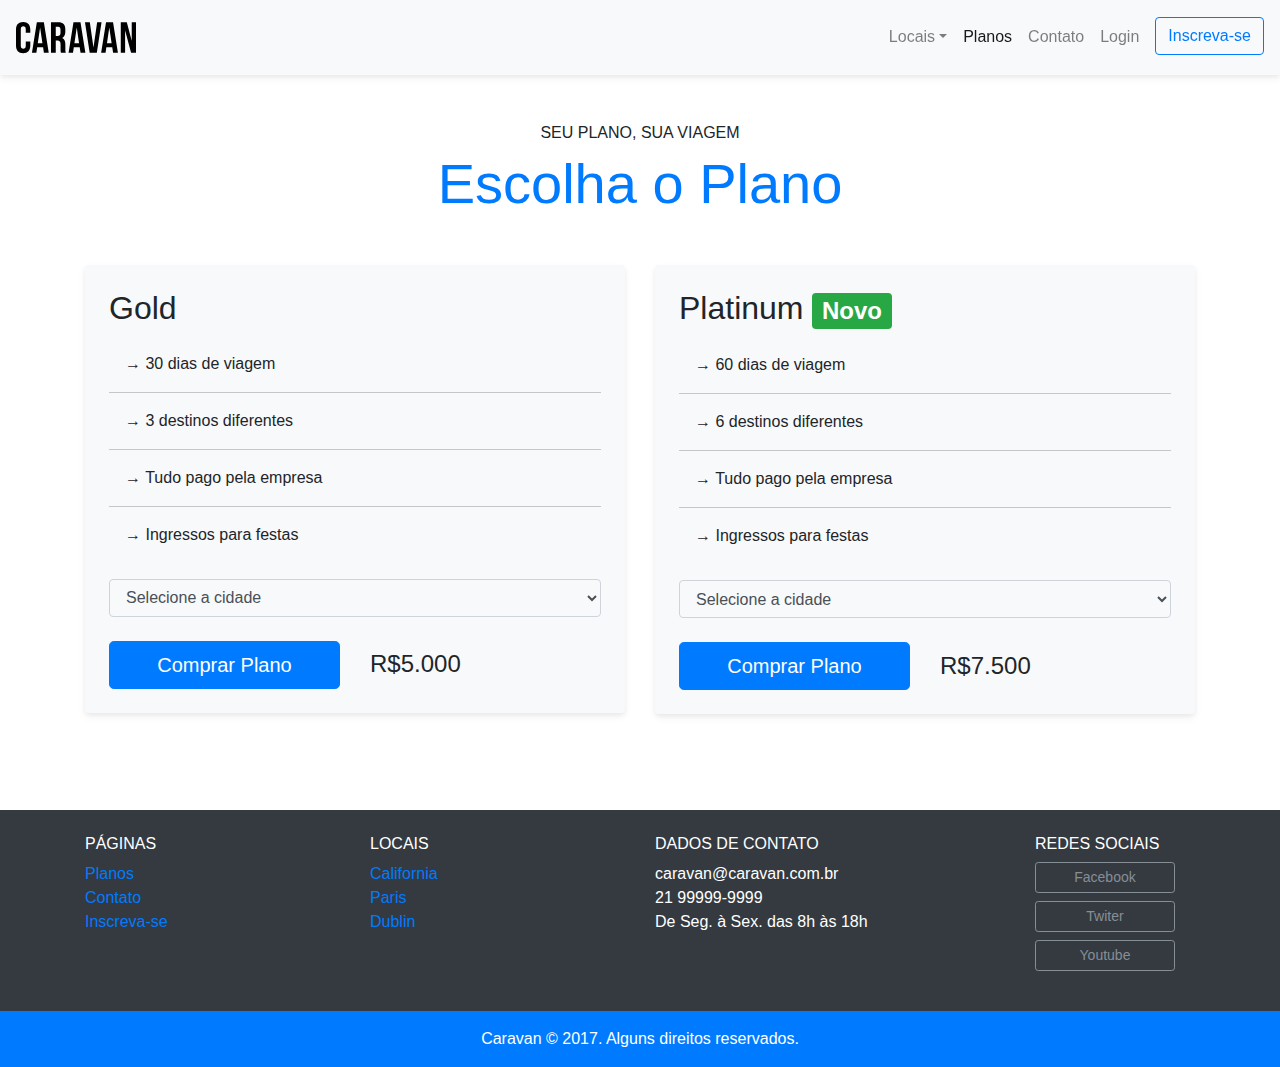
<file: planos.html>
<!DOCTYPE html>
<html lang="pt-br">

<head>
  <meta charset="UTF-8">
  <meta name="viewport" content="width=device-width, initial-scale=1.0">

  <link rel="stylesheet" href="css/bootstrap.css">
  <link rel="stylesheet" href="css/style.css">
  <title>Caravan</title>
</head>

<body>

  <div class="modal fade" id="modalLogin" tabindex="-1" role="dialog" aria-labelledby="modalLoginTitulo" aria-hidden="true">
    <div class="modal-dialog">
      <div class="modal-content">
        <div class="modal-header">
          <h5 class="modal-title" id="modalLoginTitulo">Entre na Sua Conta</h5>
          <button type="button" class="close" data-dismiss="modal" aria-label="Close">
            <span aria-hidden="true">&times;</span>
          </button>
        </div>
        <div class="modal-body">
          <form>
            <div class="form-group">
              <label for="loginEmail">Email</label>
              <input type="email" class="form-control" id="loginEmail">
            </div>
            <div class="form-group">
              <label for="loginSenha">Senha</label>
              <input type="password" class="form-control" id="loginSenha">
            </div>
            <button type="submit" class="btn btn-primary">Entrar na conta</button>
            <small class="form-text text-muted">Esqueceu a senha? <a href="#">Clique aqui</a>.</small>
          </form>
        </div>
      </div>
    </div>
  </div>

  <nav class="navbar navbar-expand-md navbar-light bg-light fixed-top py-3 box-shadow">
    <a href="index.html" class="navbar-brand">
      <img src="img/caravan.svg" alt="Caravan">
    </a>

    <button class="navbar-toggler" type="button" data-toggle="collapse" data-target="#navbarSupportedContent" aria-controls="navbarSupportContent" aria-expanded="false" aria-label="toggle navigation">
      <span class="navbar-toggler-icon"></span>
    </button>

    <div class="collapse navbar-collapse" id="navbarSupportedContent">
      <ul class="navbar-nav ml-auto">
        <li class="nav-item dropdown">
          <a class="nav-link dropdown-toggle" href="#" id="navbarDropdown" role="button" data-toggle="dropdown" aria-haspopup="true" aria-expanded="false">Locais</a>
          <div class="dropdown-menu" aria-labelledby="navbarDropdown">
            <a class="dropdown-item" href="local.html">California</a>
            <a class="dropdown-item" href="local.html">Paris</a>
            <a class="dropdown-item" href="local.html">Dublin</a>
          </div>
        </li>
        <li class="nav-item">
          <a class="nav-link active" href="planos.html">Planos</a>
        </li>
        <li class="nav-item">
          <a class="nav-link" href="contato.html">Contato</a>
        </li>
        <li class="nav-item">
          <a class="nav-link" href="#" data-toggle="modal" data-target="#modalLogin">Login</a>
        </li>
        <li class="nav-item">
          <a class="btn btn-outline-primary ml-md-2" href="inscricao.html">Inscreva-se</a>
        </li>
      </ul>
    </div>
  </nav>


  <section class="container">
    <div class="text-center my-5">
      <span class="h6 d-block">SEU PLANO, SUA VIAGEM</span>
      <h2 class="display-4 text-primary">Escolha o Plano</h2>
    </div>
    <div class="row">
      <div class="col-md mb-5">
        <div class="bg-light rounded p-4 box-shadow">
          <h2>Gold</h2>
          <ul class=" lista-plano list-unstyled">
            <li>→ 30 dias de viagem</li>
            <li>→ 3 destinos diferentes</li>
            <li>→ Tudo pago pela empresa</li>
            <li>→ Ingressos para festas</li>
          </ul>
          <form>
            <div class="form-group">
              <select class="form-control bg-light" id="inputCidades">
                <option>Selecione a cidade</option>
                <option>California</option>
                <option>Paris</option>
                <option>Dublin</option>
              </select>
            </div>
          </form>
          <div class="row align-items-center mt-4">
            <div class="col">
              <a href="inscricao.html" class="btn btn-primary btn-lg btn-block">Comprar Plano</a>
            </div>
            <div class="col">
              <span class="h4">R$5.000</span>
            </div>
          </div>
        </div>
      </div>
      <div class="col-md mb-5">
        <div class="bg-light rounded p-4 box-shadow">
          <h2>Platinum <span class="badge badge-success badge-secondary">Novo</span></h2>
          <ul class=" lista-plano list-unstyled">
            <li>→ 60 dias de viagem</li>
            <li>→ 6 destinos diferentes</li>
            <li>→ Tudo pago pela empresa</li>
            <li>→ Ingressos para festas</li>
          </ul>
          <form>
            <div class="form-group">
              <select class="form-control bg-light" id="inputCidades">
                <option>Selecione a cidade</option>
                <option>California</option>
                <option>Paris</option>
                <option>Dublin</option>
              </select>
            </div>
          </form>
          <div class="row align-items-center mt-4">
            <div class="col">
              <a href="inscricao.html" class="btn btn-primary btn-lg btn-block">Comprar Plano</a>
            </div>
            <div class="col">
              <span class="h4">R$7.500</span>
            </div>
          </div>
        </div>
      </div>
    </div>
  </section>




  <footer class="bg-dark text-white mt-5">
    <div class="container py-4">
      <div class="row">
        <div class="col-md-3 col-6">
          <h4 class="h6">PÁGINAS</h4>
          <ul class="list-unstyled">
            <li><a href="planos.html">Planos</a></li>
            <li><a href="contato.html">Contato</a></li>
            <li><a href="inscricao.html">Inscreva-se</a></li>
          </ul>
        </div>
        <div class="col-md-3 col-6">
          <h4 class="h6">LOCAIS</h4>
          <ul class="list-unstyled">
            <li><a href="local.html">California</a></li>
            <li><a href="local.html">Paris</a></li>
            <li><a href="local.html">Dublin</a></li>
          </ul>
        </div>
        <div class="col-md-4">
          <h4 class="h6">DADOS DE CONTATO</h4>
          <ul class="list-unstyled">
            <li>caravan@caravan.com.br</li>
            <li>21 99999-9999</li>
            <li>De Seg. à Sex. das 8h às 18h</li>
          </ul>
        </div>
        <div class="col-md-2">
          <h4 class="h6">REDES SOCIAIS</h4>
          <ul class="list-unstyled">
            <li><a class="btn btn-outline-secondary btn-sm btn-block mb-2" href="#" style="max-width: 140px">Facebook</a></li>
            <li><a class="btn btn-outline-secondary btn-sm btn-block mb-2" href="#" style="max-width: 140px">Twiter</a></li>
            <li><a class="btn btn-outline-secondary btn-sm btn-block mb-2" href="#" style="max-width: 140px">Youtube</a></li>
          </ul>
        </div>
      </div>
    </div>
    <div class="bg-primary text-center py-3">
      <p class="mb-0">Caravan © 2017. Alguns direitos reservados.</p>
    </div>
  </footer>





  <script type="text/javascript" src="js/jquery-3.2.1.slim.min.js"></script>
  <script type="text/javascript" src="js/popper.min.js"></script>
  <script type="text/javascript" src="js/bootstrap.js"></script>
  <script type="text/javascript" src="js/app.js"></script>
</body>

</html>
</file>
<file: css/style.css>
body {
  padding-top: 75px;
}
.box-shadow {
  box-shadow: 0 2px 4px 0 rgba(0, 0, 0, 0.05), 0 4px 8px 0 rgba(0, 0, 0, 0.05);
}
#home-quote {
  background: url("../img/bg-quote.jpg") center center;
  background-size: cover;
}
@media (max-width: 767px) {
  #home-quote .display-4 {
    font-size: 2.5rem;
  }
  body {
    padding-top: 0px;
  }
  .fixed-top {
    position: relative;
  }
}
.lista-plano li + li {
  border-top: 1px solid rgba(0, 0, 0, 0.2);
}
.lista-plano li {
  padding: 1rem;
}
</file>
